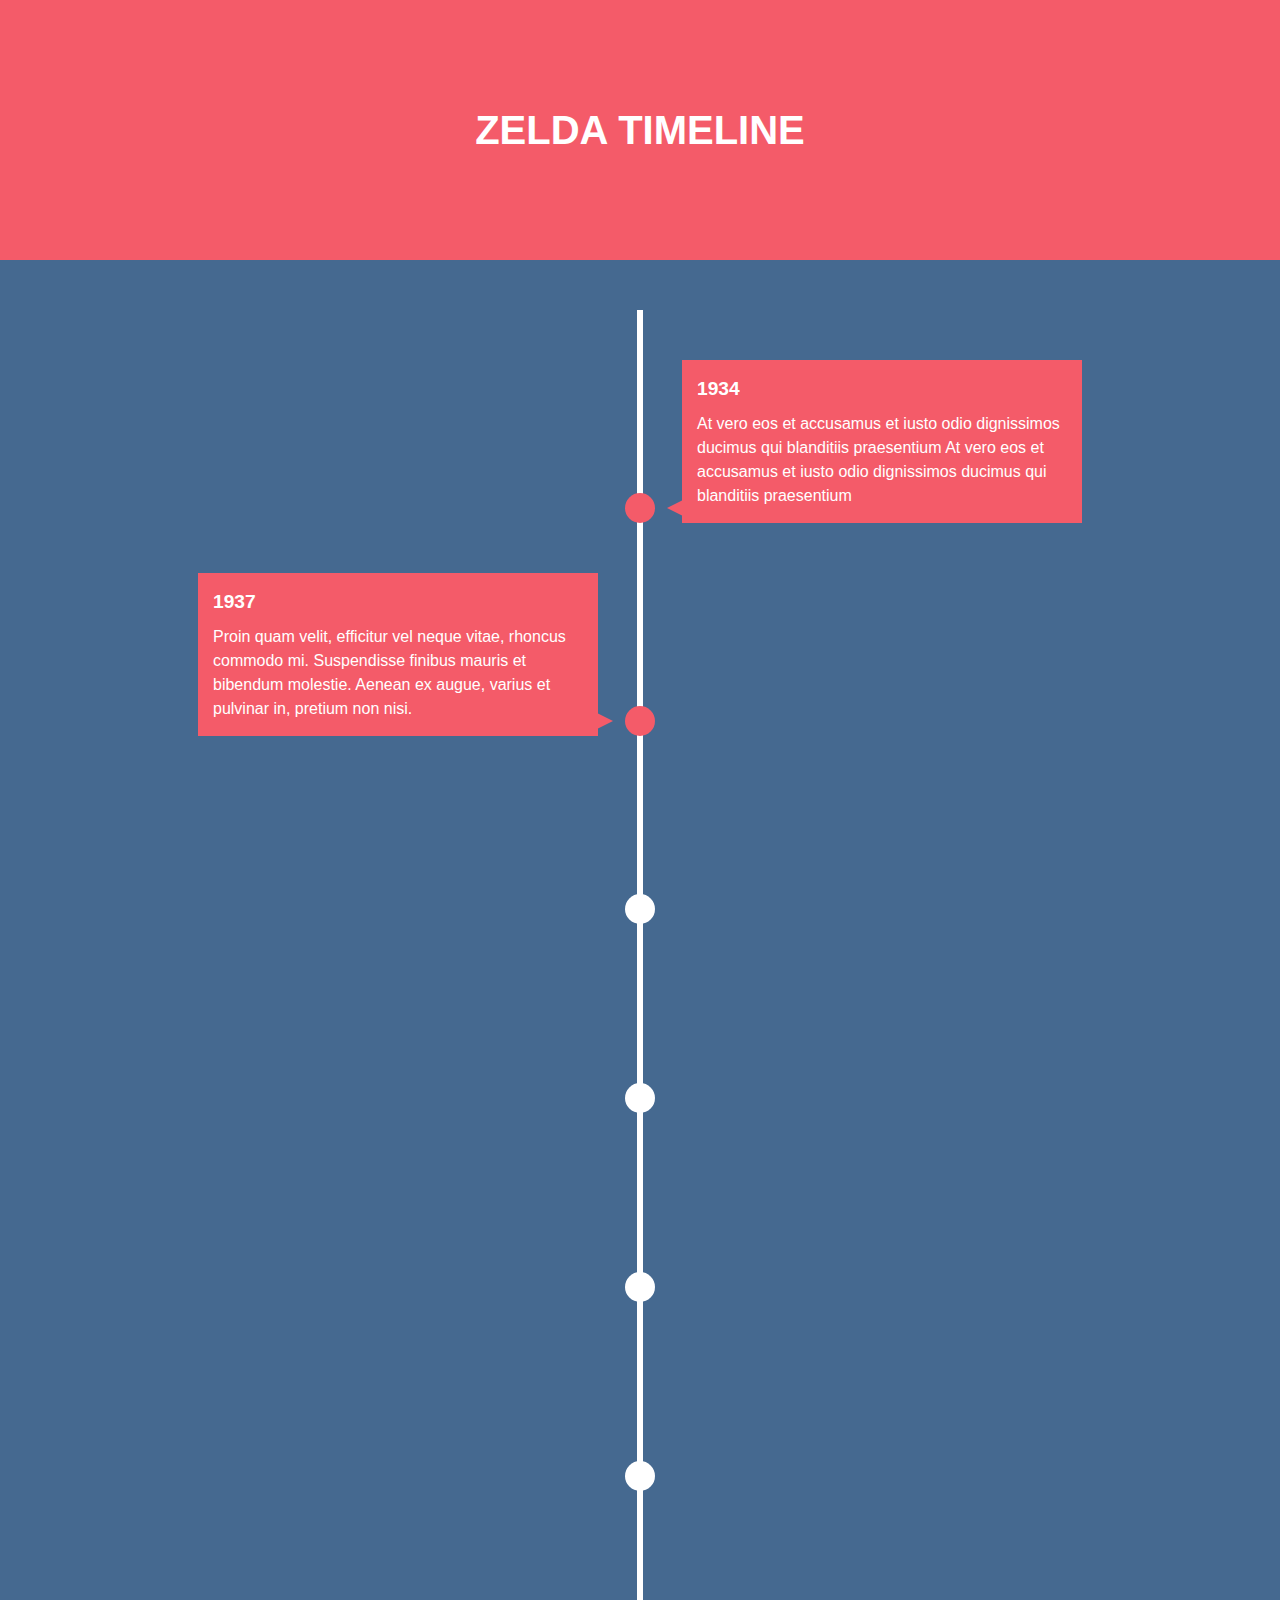
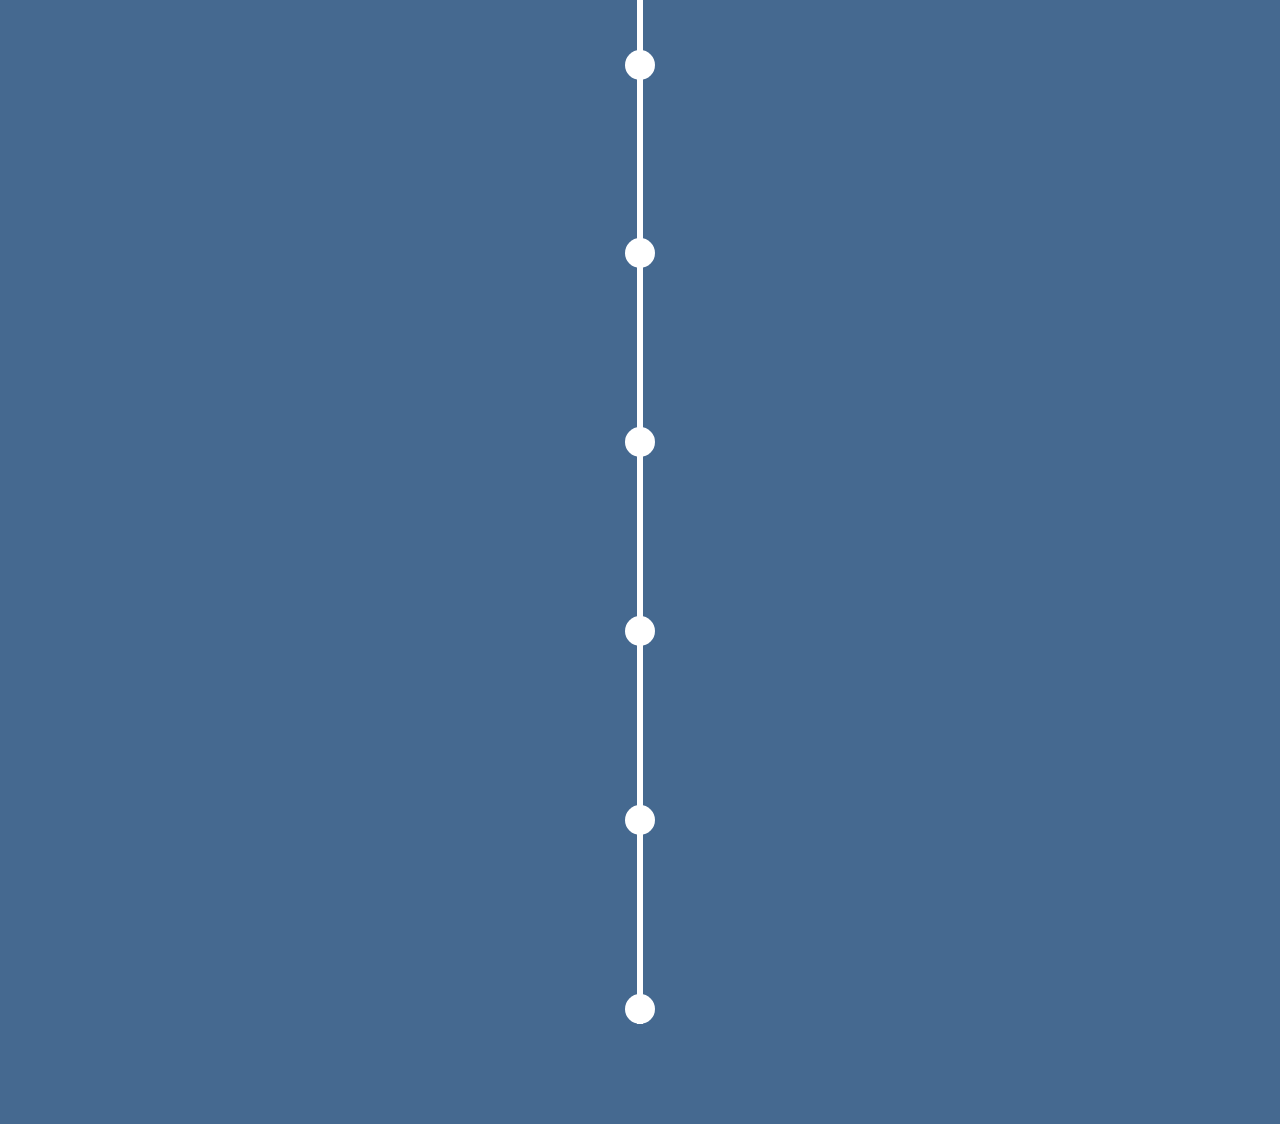
<file: experimento/index.html>
<!DOCTYPE html>
<html lang="es">
<head>
    <meta charset="UTF-8">
    <meta http-equiv="X-UA-Compatible" content="IE=edge">
    <meta name="viewport" content="width=device-width, initial-scale=1.0">
    <link rel="stylesheet" href="diseñoTimeLine.css">
    <script defer src="./timeLine.js"></script> 
    <title>Document</title>
</head>
<body>
<section class="intro">
  <div class="container">
    <h1>ZELDA TIMELINE</h1>
  </div>
</section>

<section class="timeline">
  <ul>
    <li>
      <div>
        <time>1934</time> At vero eos et accusamus et iusto odio dignissimos ducimus qui blanditiis praesentium At vero eos et accusamus et iusto odio dignissimos ducimus qui blanditiis praesentium
      </div>
    </li>
    <li>
      <div>
        <time>1937</time> Proin quam velit, efficitur vel neque vitae, rhoncus commodo mi. Suspendisse finibus mauris et bibendum molestie. Aenean ex augue, varius et pulvinar in, pretium non nisi.
      </div>
    </li>
    <li>
      <div>
        <time>1940</time> Proin iaculis, nibh eget efficitur varius, libero tellus porta dolor, at pulvinar tortor ex eget ligula. Integer eu dapibus arcu, sit amet sollicitudin eros.
      </div>
    </li>
    <li>
      <div>
        <time>1943</time> In mattis elit vitae odio posuere, nec maximus massa varius. Suspendisse varius volutpat mattis. Vestibulum id magna est.
      </div>
    </li>
    <li>
      <div>
        <time>1946</time> In mattis elit vitae odio posuere, nec maximus massa varius. Suspendisse varius volutpat mattis. Vestibulum id magna est.
      </div>
    </li>
    <li>
      <div>
        <time>1956</time> In mattis elit vitae odio posuere, nec maximus massa varius. Suspendisse varius volutpat mattis. Vestibulum id magna est.
      </div>
    </li>
    <li>
      <div>
        <time>1957</time> In mattis elit vitae odio posuere, nec maximus massa varius. Suspendisse varius volutpat mattis. Vestibulum id magna est.
      </div>
    </li>
    <li>
      <div>
        <time>1967</time> Aenean condimentum odio a bibendum rhoncus. Ut mauris felis, volutpat eget porta faucibus, euismod quis ante.
      </div>
    </li>
    <li>
      <div>
        <time>1977</time> Vestibulum porttitor lorem sed pharetra dignissim. Nulla maximus, dui a tristique iaculis, quam dolor convallis enim, non dignissim ligula ipsum a turpis.
      </div>
    </li>
    <li>
      <div>
        <time>1985</time> In mattis elit vitae odio posuere, nec maximus massa varius. Suspendisse varius volutpat mattis. Vestibulum id magna est.
      </div>
    </li>
    <li>
      <div>
        <time>2000</time> In mattis elit vitae odio posuere, nec maximus massa varius. Suspendisse varius volutpat mattis. Vestibulum id magna est.
      </div>
    </li>
    <li>
      <div>
        <time>2005</time> In mattis elit vitae odio posuere, nec maximus massa varius. Suspendisse varius volutpat mattis. Vestibulum id magna est.
      </div>
    </li>
  </ul>
</section>

    
</body>
</html>
</file>
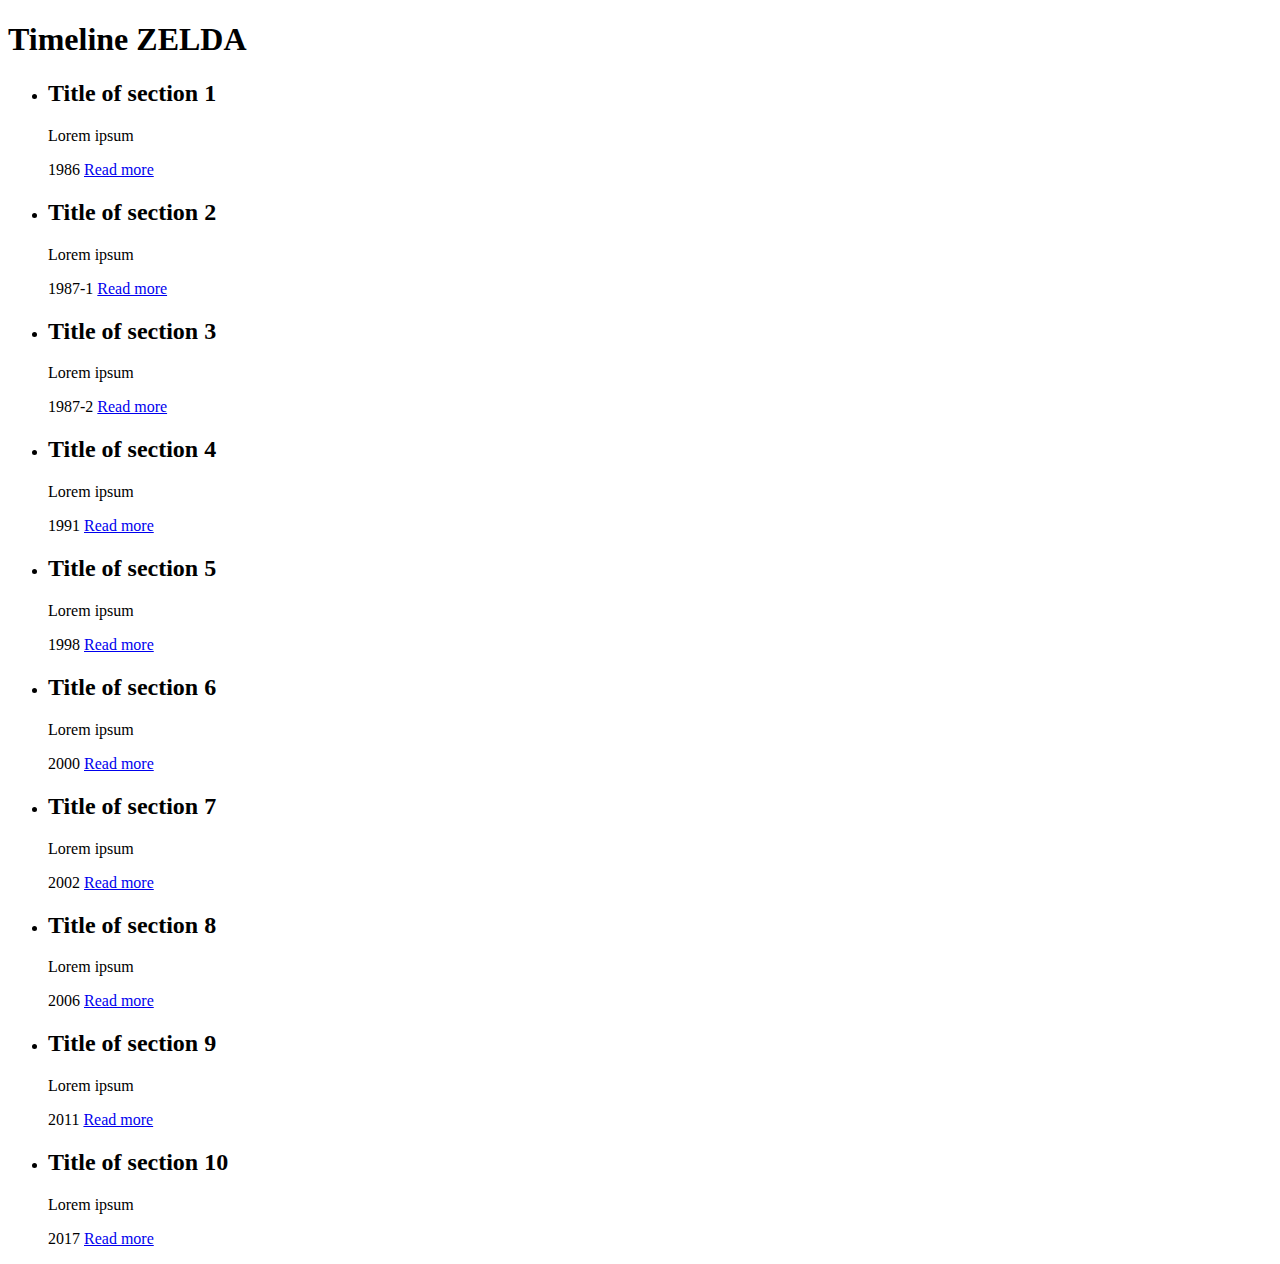
<file: vertical-timeline-master/index.html>
<!DOCTYPE html>
<html lang="es">
  <head>
  <meta charset="UTF-8">
  <meta http-equiv="X-UA-Compatible" content="IE=edge">
  <meta name="viewport" content="width=device-width, initial-scale=1.0">
  <title>TIMELINE-ZELDA</title>
  </head>
  <body>
    <header>
      <h1>Timeline ZELDA</h1>
      <p></p>
    </header>
    <main>
      <ul>
        <li>
          <h2>Title of section 1</h2>
          <p>Lorem ipsum</p>

          <div>
            <span>1986</span>
            <a href="#0" class="botón">Read more</a>
          </div>
        </li>
        <li>
          <h2>Title of section 2</h2>
          <p>Lorem ipsum</p>

          <div>
            <span>1987-1</span>
            <a href="#0" class="botón">Read more</a>
          </div>
        </li>
        <li>
          <h2>Title of section 3</h2>
          <p>Lorem ipsum</p>

          <div>
            <span>1987-2</span>
            <a href="#0" class="botón">Read more</a>
          </div>
        </li>
        <li>
          <h2>Title of section 4</h2>
          <p>Lorem ipsum</p>

          <div>
            <span>1991</span>
            <a href="#0" class="botón">Read more</a>
          </div>
        </li>
        <li>
          <h2>Title of section 5</h2>
          <p>Lorem ipsum</p>

          <div>
            <span>1998</span>
            <a href="#0" class="botón">Read more</a>
          </div>
        </li>
        <li>
          <h2>Title of section 6</h2>
          <p>Lorem ipsum</p>

          <div>
            <span>2000</span>
            <a href="#0" class="botón">Read more</a>
          </div>
        </li>
        <li>
          <h2>Title of section 7</h2>
          <p>Lorem ipsum</p>

          <div>
            <span>2002</span>
            <a href="#0" class="botón">Read more</a>
          </div>
        </li>
        <li>
          <h2>Title of section 8</h2>
          <p>Lorem ipsum</p>

          <div>
            <span>2006</span>
            <a href="#0" class="botón">Read more</a>
          </div>
        </li>
        <li>
          <h2>Title of section 9</h2>
          <p>Lorem ipsum</p>

          <div>
            <span>2011</span>
            <a href="#0" class="botón">Read more</a>
          </div>
        </li>
        <li>
          <h2>Title of section 10</h2>
          <p>Lorem ipsum</p>

          <div>
            <span>2017</span>
            <a href="#0" class="botón">Read more</a>
          </div>
        </li>
      </ul>
    </main>
  </body>
</html>
</file>
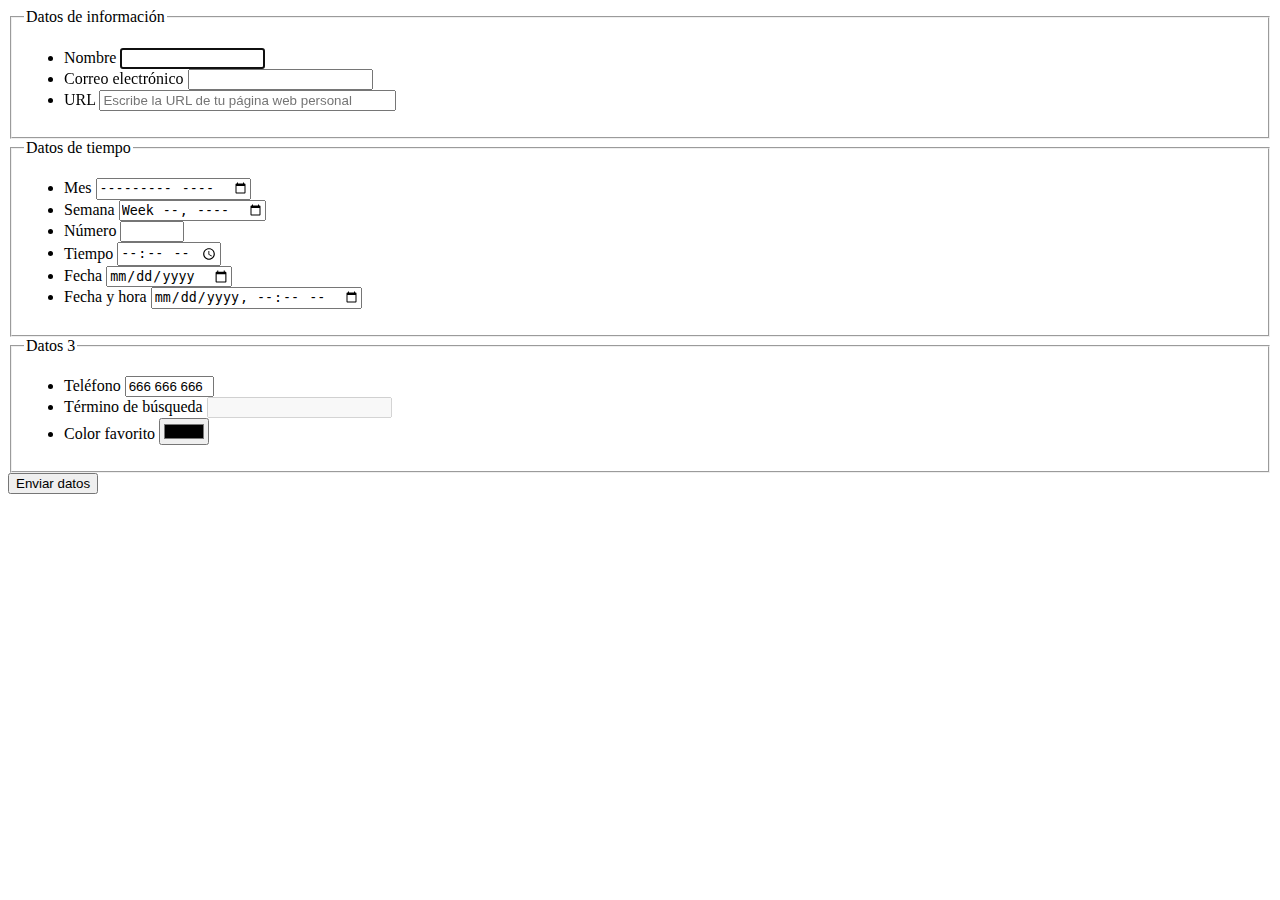
<file: 3.Formularios.html>
<!DOCTYPE html>
<html lang="es">
  <head>
    <meta charset="UTF-8" />
    <meta http-equiv="X-UA-Compatible" content="IE=edge" />
    <meta name="viewport" content="width=device-width, initial-scale=1.0" />
    <title>Formulaios</title>
  </head>
  <body>
    <main>
      <form method="GET" action="#">
        <fieldset>
          <legend>Datos de información</legend>
          <ul>
            <li>
              <label for="nombre" aria-required="hola">Nombre</label>
              <input id="nombre" type="text" required autofocus size="15" />
            </li>
            <li>
              <label for="email">Correo electrónico</label>
              <input id="email" type="email" />
            </li>
            <li>
              <label for="url">URL</label>
              <input
                id="url"
                type="url"
                placeholder="Escribe la URL de tu página web personal"
                size="34"
              />
            </li>
          </ul>
        </fieldset>
        <fieldset>
          <legend>Datos de tiempo</legend>
          <ul>
            <li>
              <label for="month">Mes</label>
              <input id="month" type="month" />
            </li>
            <li>
              <label for="week">Semana</label>
              <input id="week" type="week" />
            </li>
            <li>
              <label for="number">Número</label>
              <input id="number" type="number" min="-10" max="10" />
            </li>
            <li>
              <label for="time">Tiempo</label>
              <input id="time" type="time" />
            </li>
            <li>
              <label for="date">Fecha</label>
              <input id="date" type="date" />
            </li>

            <li>
              <label for="datetime-local">Fecha y hora</label>
              <input id="datetime-local" type="datetime-local" />
            </li>
          </ul>
        </fieldset>
        <fieldset>
          <legend>Datos 3</legend>
          <ul>
            <li>
              <label for="tel">Teléfono</label>
              <input
                id="tel"
                type="tel"
                value="666 666 666"
                size="8"
                readonly
              />
            </li>
            <li>
              <label for="search">Término de búsqueda</label>
              <input id="search" type="search" disabled />
            </li>
            <li>
              <label for="color">Color favorito</label>
              <input id="color" type="color" />
            </li>
          </ul>
        </fieldset>
        <button>Enviar datos</button>
      </form>
    </main>
  </body>
</html>
</file>
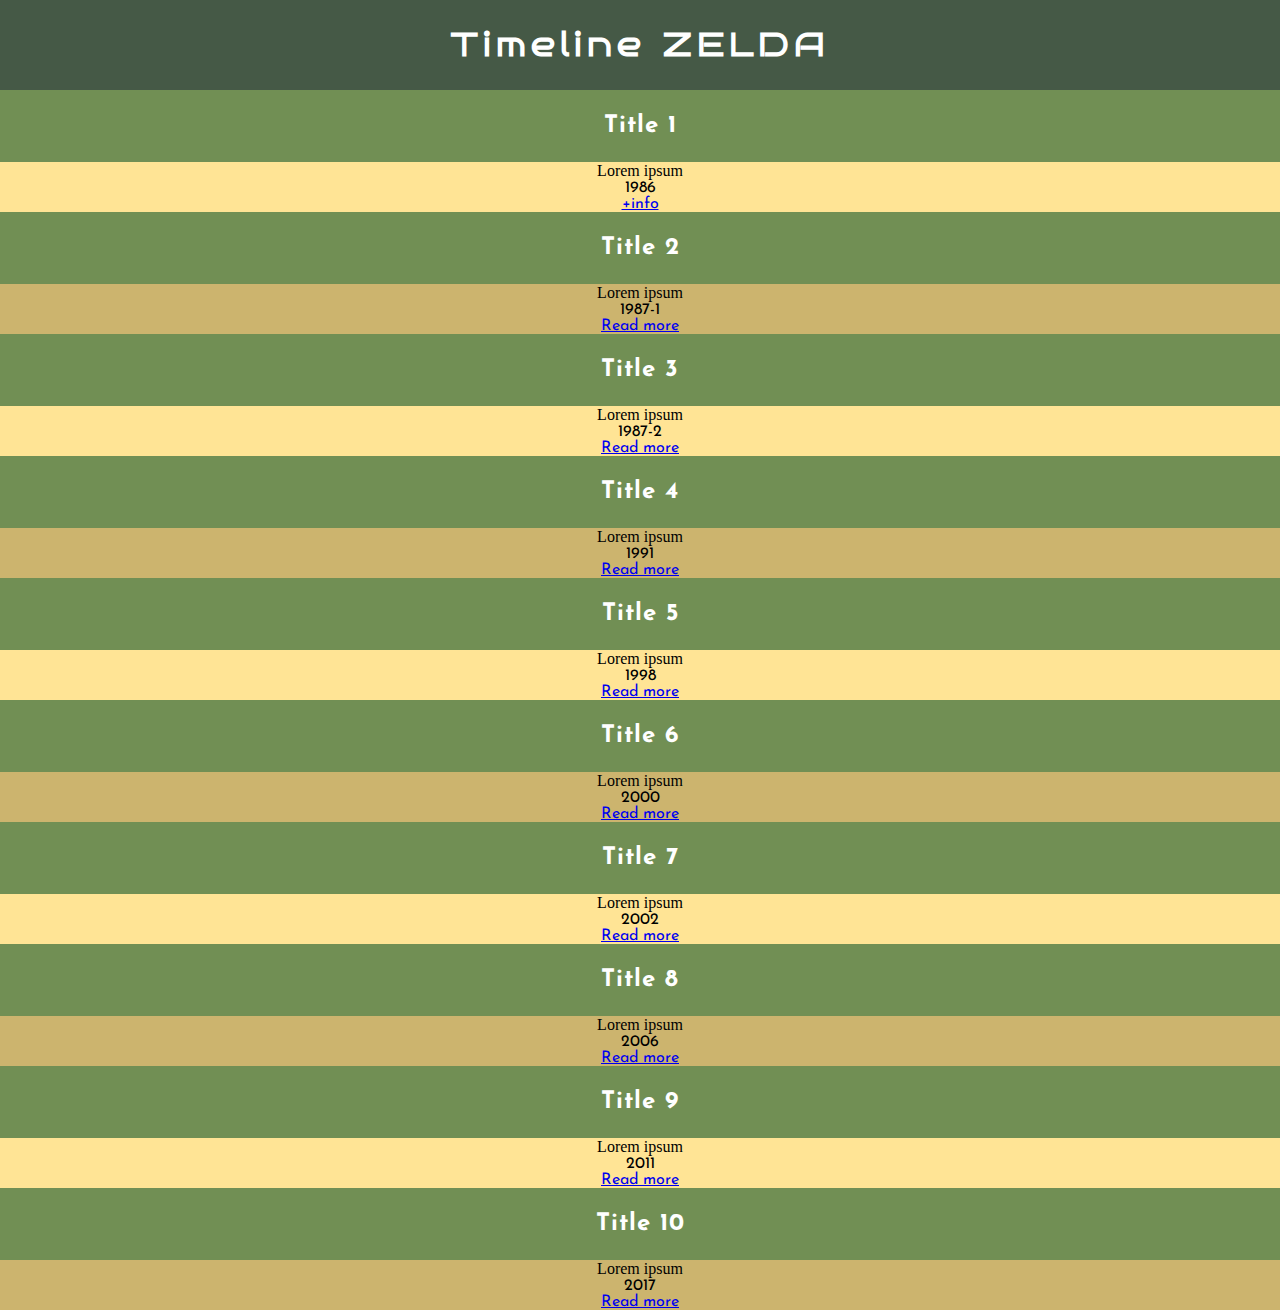
<file: index2.html>
<!DOCTYPE html>
<html lang="es">
  <head>
    <meta charset="UTF-8" />
    <meta http-equiv="X-UA-Compatible" content="IE=edge" />
    <meta name="viewport" content="width=device-width, initial-scale=1.0" />
    <title>TIMELINE-ZELDA</title>
    <link rel="stylesheet" href="diseño.css" />
  </head>
  <body>
    <header>
      <h1 id="inicio">Timeline ZELDA</h1>
      <p></p>
    </header>
    <main>
      <ul>
        <li>
          <h2 class="a1">Title 1</h2>
          <p class="a3">Lorem ipsum</p>

          <div class="a3">
            <span>1986</span>
            <a href="#0" class="botón">+info</a>
          </div>
        </li>
        <li>
          <h2 class="a1">Title 2</h2>
          <p class="a2">Lorem ipsum</p>

          <div class="a2">
            <span>1987-1</span>
            <a href="#0" class="botón">Read more</a>
          </div>
        </li>
        <li>
          <h2 class="a1">Title 3</h2>
          <p class="a3">Lorem ipsum</p>

          <div class="a3">
            <span>1987-2</span>
            <a href="#0" class="botón">Read more</a>
          </div>
        </li>
        <li>
          <h2 class="a1">Title 4</h2>
          <p class="a2">Lorem ipsum</p>

          <div class="a2">
            <span>1991</span>
            <a href="#0" class="botón">Read more</a>
          </div>
        </li>
        <li>
          <h2 class="a1">Title 5</h2>
          <p class="a3">Lorem ipsum</p>

          <div class="a3">
            <span>1998</span>
            <a href="#0" class="botón">Read more</a>
          </div>
        </li>
        <li>
          <h2 class="a1">Title 6</h2>
          <p class="a2">Lorem ipsum</p>

          <div class="a2">
            <span>2000</span>
            <a href="#0" class="botón">Read more</a>
          </div>
        </li>
        <li>
          <h2 class="a1">Title 7</h2>
          <p class="a3">Lorem ipsum</p>

          <div class="a3">
            <span>2002</span>
            <a href="#0" class="botón">Read more</a>
          </div>
        </li>
        <li>
          <h2 class="a1">Title 8</h2>
          <p class="a2">Lorem ipsum</p>

          <div class="a2">
            <span>2006</span>
            <a href="#0" class="botón">Read more</a>
          </div>
        </li>
        <li>
          <h2 class="a1">Title 9</h2>
          <p class="a3">Lorem ipsum</p>

          <div class="a3">
            <span>2011</span>
            <a href="#0" class="botón">Read more</a>
          </div>
        </li>
        <li>
          <h2 class="a1">Title 10</h2>
          <p class="a2">Lorem ipsum</p>

          <div class="a2">
            <span>2017</span>
            <a href="#0" class="botón">Read more</a>
          </div>
        </li>
      </ul>
    </main>
  </body>
</html>
</file>
<file: experimento/diseñoTimeLine.css>
*,
*::before,
*::after {
  margin: 0;
  padding: 0;
  box-sizing: border-box;
}

body {
  font: normal 16px/1.5 "Helvetica Neue", sans-serif;
  background: #456990;
  color: #fff;
  overflow-x: hidden;
  padding-bottom: 50px;
}


/* INTRO SECTION
–––––––––––––––––––––––––––––––––––––––––––––––––– */

.intro {
  background: #f45b69;
  padding: 100px 0;
}

.container {
  width: 90%;
  max-width: 1200px;
  margin: 0 auto;
  text-align: center;
}

h1 {
  font-size: 2.5rem;
}


/* TIMELINE
–––––––––––––––––––––––––––––––––––––––––––––––––– */

.timeline ul {
  background: #456990;
  padding: 50px 0;
}

.timeline ul li {
  list-style-type: none;
  position: relative;
  width: 6px;
  margin: 0 auto;
  padding-top: 50px;
  background: #fff;
}

.timeline ul li::after {
  content: "";
  position: absolute;
  left: 50%;
  bottom: 0;
  transform: translateX(-50%);
  width: 30px;
  height: 30px;
  border-radius: 50%;
  background: inherit;
  z-index: 1;
}

.timeline ul li div {
  position: relative;
  bottom: 0;
  width: 400px;
  padding: 15px;
  background: #f45b69;
}

.timeline ul li div::before {
  content: "";
  position: absolute;
  bottom: 7px;
  width: 0;
  height: 0;
  border-style: solid;
}

.timeline ul li:nth-child(odd) div {
  left: 45px;
}

.timeline ul li:nth-child(odd) div::before {
  left: -15px;
  border-width: 8px 16px 8px 0;
  border-color: transparent #f45b69 transparent transparent;
}

.timeline ul li:nth-child(even) div {
  left: -439px;
}

.timeline ul li:nth-child(even) div::before {
  right: -15px;
  border-width: 8px 0 8px 16px;
  border-color: transparent transparent transparent #f45b69;
}

time {
  display: block;
  font-size: 1.2rem;
  font-weight: bold;
  margin-bottom: 8px;
}


/* EFFECTS
–––––––––––––––––––––––––––––––––––––––––––––––––– */

.timeline ul li::after {
  transition: background 0.5s ease-in-out;
}

.timeline ul li.in-view::after {
  background: #f45b69;
}

.timeline ul li div {
  visibility: hidden;
  opacity: 0;
  transition: all 0.5s ease-in-out;
}

.timeline ul li:nth-child(odd) div {
  transform: translate3d(200px, 0, 0);
}

.timeline ul li:nth-child(even) div {
  transform: translate3d(-200px, 0, 0);
}

.timeline ul li.in-view div {
  transform: none;
  visibility: visible;
  opacity: 1;
}


/* GENERAL MEDIA QUERIES
–––––––––––––––––––––––––––––––––––––––––––––––––– */

@media screen and (max-width: 900px) {
  .timeline ul li div {
    width: 250px;
  }
  .timeline ul li:nth-child(even) div {
    left: -289px;
    /*250+45-6*/
  }
}

@media screen and (max-width: 600px) {
  .timeline ul li {
    margin-left: 20px;
  }
  .timeline ul li div {
    width: calc(100vw - 91px);
  }
  .timeline ul li:nth-child(even) div {
    left: 45px;
  }
  .timeline ul li:nth-child(even) div::before {
    left: -15px;
    border-width: 8px 16px 8px 0;
    border-color: transparent #f45b69 transparent transparent;
  }
}


/* EXTRA/CLIP PATH STYLES
–––––––––––––––––––––––––––––––––––––––––––––––––– */
/* .timeline-clippy ul li::after {
  width: 40px;
  height: 40px;
  border-radius: 0;
}

.timeline-rhombus ul li::after {
  clip-path: polygon(50% 0%, 100% 50%, 50% 100%, 0% 50%);
}

.timeline-rhombus ul li div::before {
  bottom: 12px;
}

.timeline-star ul li::after {
  clip-path: polygon(
    50% 0%,
    61% 35%,
    98% 35%,
    68% 57%,
    79% 91%,
    50% 70%,
    21% 91%,
    32% 57%,
    2% 35%,
    39% 35%
  );
}

.timeline-heptagon ul li::after {
  clip-path: polygon(
    50% 0%,
    90% 20%,
    100% 60%,
    75% 100%,
    25% 100%,
    0% 60%,
    10% 20%
  );
}

.timeline-infinite ul li::after {
  animation: scaleAnimation 2s infinite;
} */

@keyframes scaleAnimation {
  0% {
    transform: translateX(-50%) scale(1);
  }
  50% {
    transform: translateX(-50%) scale(1.25);
  }
  100% {
    transform: translateX(-50%) scale(1);
  }
}
</file>
<file: diseño.css>
@import url('https://fonts.googleapis.com/css2?family=Bruno+Ace&display=swap');
@import url('https://fonts.googleapis.com/css2?family=Josefin+Sans&display=swap');
* {
  margin: 0;
  padding: 0;
  box-sizing: border-box;
  font-family: 'Josefin Sans', sans-serif;
}

html {
  scroll-behavior: smooth;
}
h1 {
  color: white;
  height: 10vh;
  display: flex;
  flex-direction: column;
  justify-content: center;
  align-items: center;
  font-family: 'Bruno Ace', cursive;
  letter-spacing: 5px;
}
h2 {
  color: white;
  height: 8vh;
  display: flex;
  flex-direction: column;
  justify-content: center;
  align-items: center;
  letter-spacing: 1px;
}

p,
div {
  display: flex;
  flex-direction: column;
  justify-content: center;
  align-items: center;
  font-family: bold;
}

#inicio {
  background-color: #455946;
  gap: 4rem;
}
.a1 {
  background-color: #718f54;
}
.a2 {
  background-color: #b5922baf;
}
.a3 {
  background-color: #ffe495;
}
</file>
